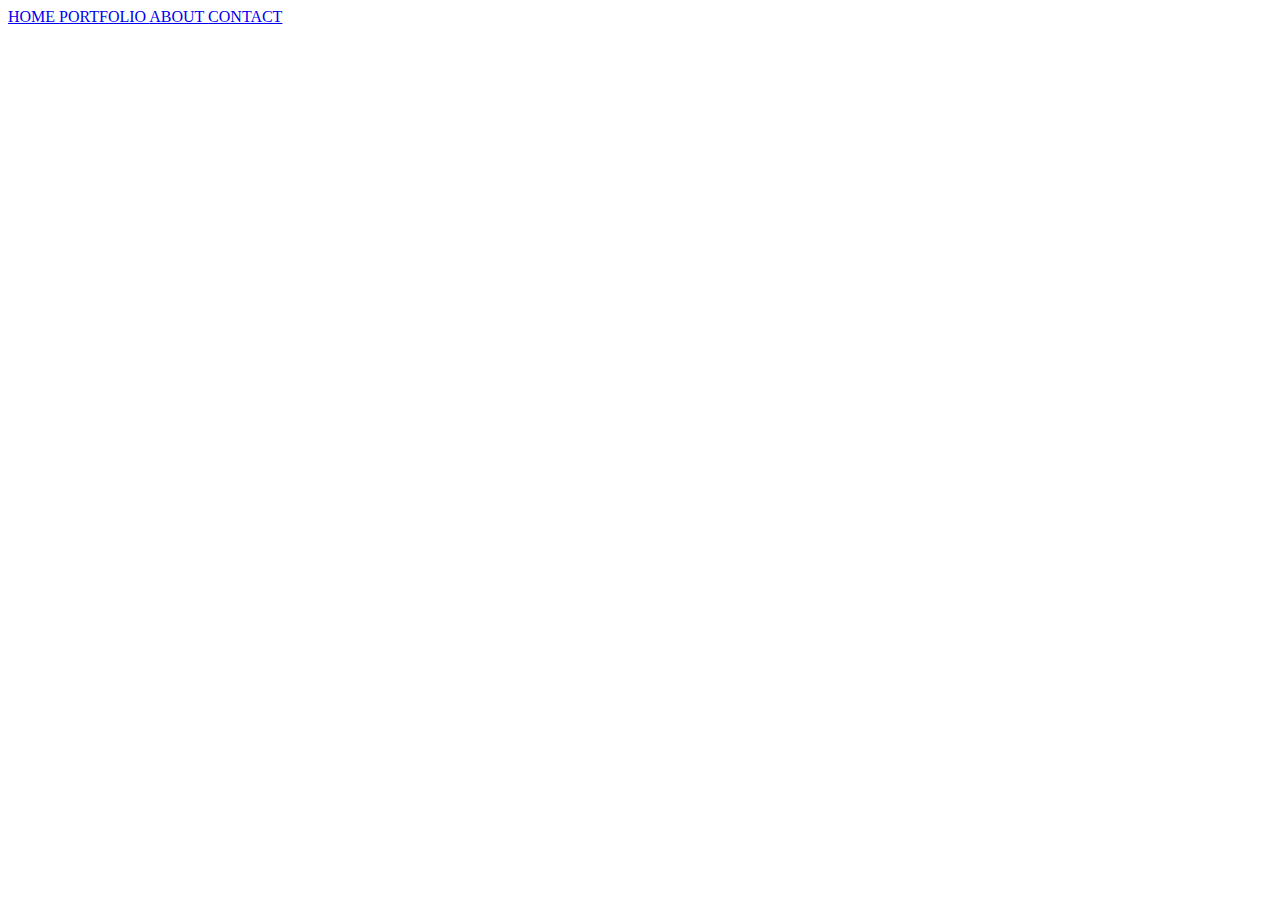
<file: index.html>
<!DOCTYPE html>
<html lang="en">
<head>
    <meta charset="UTF-8">
    <meta name="viewport" content="width=device-width, initial-scale=1.0">
    <title>Document</title>
    <link rel="stylesheet" href="index.css">

    <div class = "navbar"> 
        <a href = "index.html" id = "homeLink"> HOME </a>
        <a href = "portfolio.html" id = "portfolioLink"> PORTFOLIO </a>
        <a href = "about.html" id = "aboutLink"> ABOUT </a>
        <a href = "contact.html" id = "contactLink"> CONTACT</a>
    </div>
    

</head>
<body>
    <script src="https://static.elfsight.com/platform/platform.js" data-use-service-core defer></script>
    <div id = "weather" class="elfsight-app-1efb431f-b730-453b-b3ae-4185681dcb08" data-elfsight-app-lazy></div>
</body>
</html>
</file>
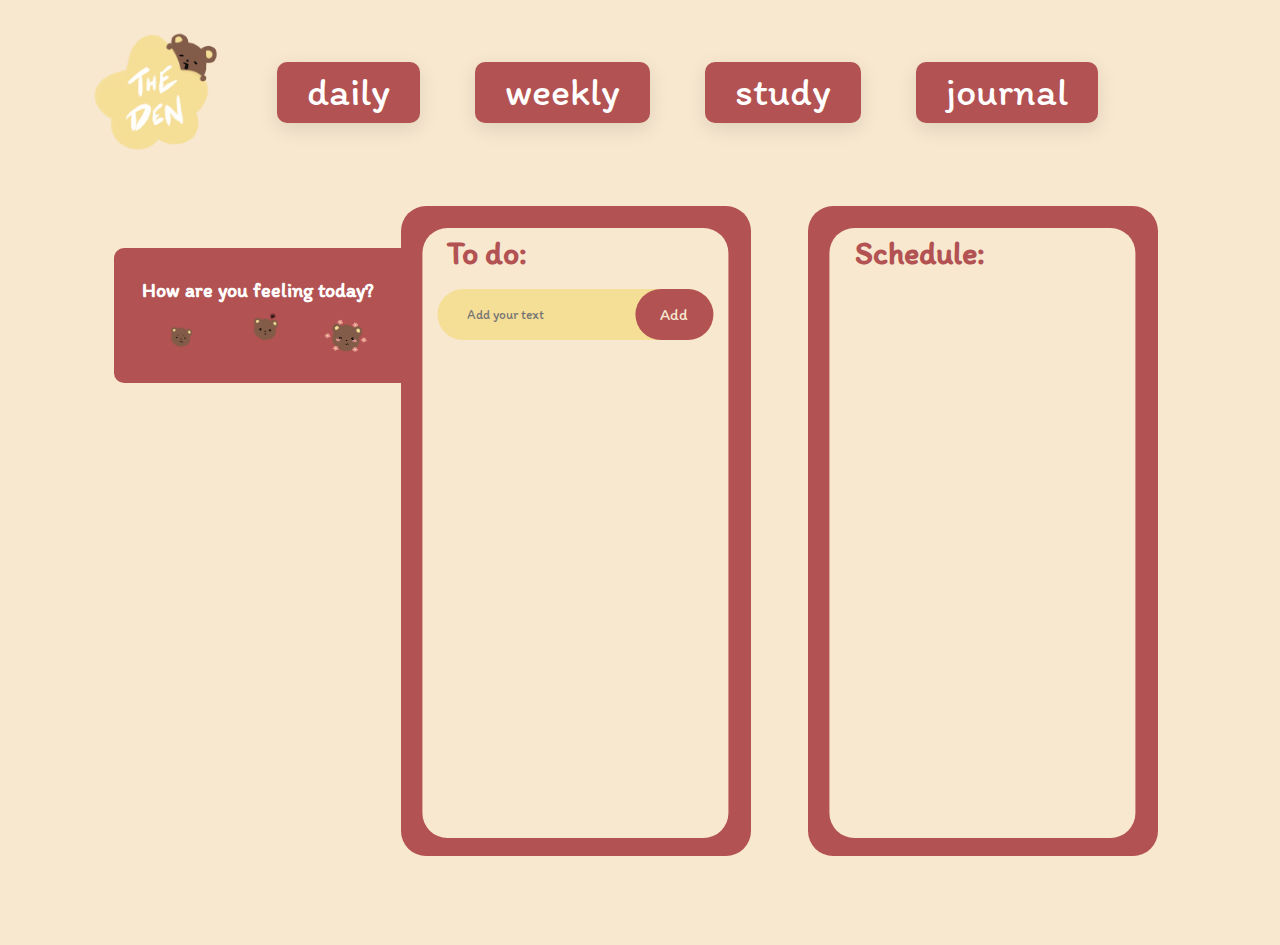
<file: daily.html>
<!DOCTYPE html>
<html lang="en">
<head>
    <meta charset="UTF-8">
    <meta name="viewport" content="width=device-width, initial-scale=1.0">
    <title>Document</title>
    <link rel="stylesheet" href="css/daily.css">
</head>


<body>
    <a href="home.html"> <img src="imgs/TheDenLogo.png" id = "logo" alt=""> </a>
    <div class = "navbar"> 
        <a href = "daily.html" id = "dailyLink"> daily </a>
        <a href = "weekly.html" id = "weeklyLink"> weekly </a>
        <a href = "study.html" id = "studyLink"> study </a>
        <a href="journal.html" id ="journalLink"> journal </a>
    </div>
    <div class="scheContainer">
        <div class="scheItem">
            <h1 id="scheHead">Schedule:</h1>
        </div>
    </div>
    <div class="todoContainer">
        <div class="todoItem">
            <h1 id="todoHead">To do:</h1>
            <div class="row1">
                <input type="text" id="inputTD" placeholder="Add your text">
                <button onclick="tdAdd()" id="butTD">Add</button>
            </div>
            <ul class="listTD-container">
                <!-- <li class="checked">Task 1</li>
                <li>Task 2</li>
                <li>Task 3</li>
                <li>Task 4</li>
                <li>Task 5</li>
                <li>Task 6</li>
                <li>Task 7</li>
                <li>Task 8</li> -->
            </ul>
        </div>
    </div>
    <br>
    <script src="https://static.elfsight.com/platform/platform.js" data-use-service-core defer></script>
    <div id = "weather" class="elfsight-app-1efb431f-b730-453b-b3ae-4185681dcb08" data-elfsight-app-lazy></div>
    <div id = "moodBar">
        <h6 id = "moodq">How are you feeling today?</h6>
        <button id="angyButton" onclick="angyColor()" onmouseover="angyHover()"><img id = "angry" src="imgs/angry.png"></button>
        <button id="midButton" onclick="midColor()" onmouseover="midHover()"><img id = "mid" src="imgs/mid.png"></button>
        <button id="happyButton" onclick="happyColor()" onmouseover="happyHover()"><img id = "happy" src="imgs/happy.png"></button>
    </div>
    <script src="js/daily.js"></script>  
    <script src="js/input.js"></script>  
</body>
</html>
</file>
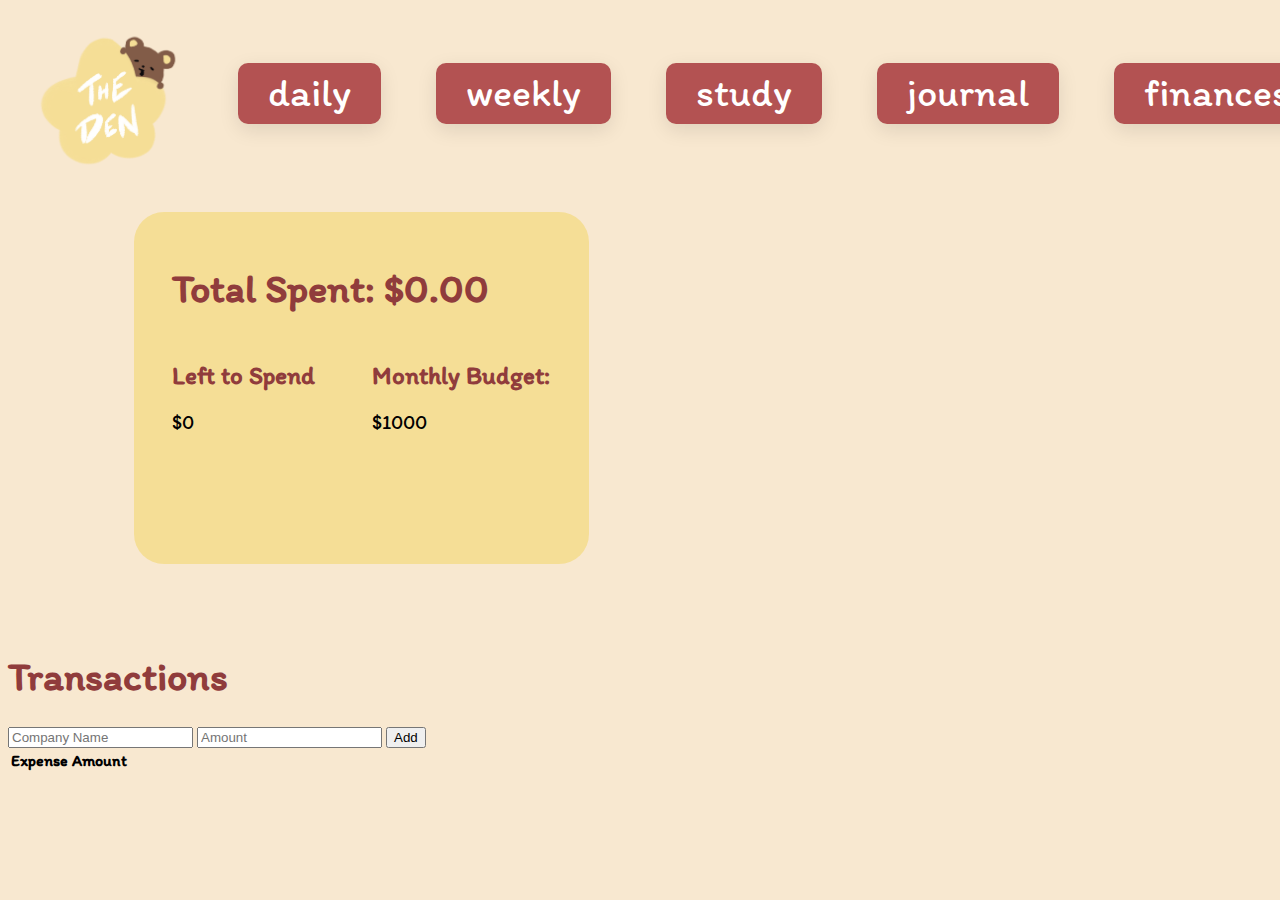
<file: finances.html>
<!DOCTYPE html>
<html lang="en">
<head>
    <meta charset="UTF-8">
    <meta name="viewport" content="width=device-width, initial-scale=1.0">
    <title>Document</title>
    <link rel="stylesheet" href="css/finances.css">
</head>
<body>
    <a href="home.html"> <img src="imgs/TheDenLogo.png" id = "logo" alt=""> </a>
    <div class = "navbar"> 
        <a href = "daily.html" id = "dailyLink"> daily </a>
        <a href = "weekly.html" id = "weeklyLink"> weekly </a>
        <a href = "study.html" id = "studyLink"> study </a>
        <a href="journal.html" id ="journalLink"> journal </a>
        <a href = "finances.html" id = "finances">finances</a>
    </div>
    
    
    <div class = "finTracker">
        <div class = "balanceContainer">
            <h1>Total Spent: $<span id="total-amount">10000</span></h1>
            <div class = "para">
                <div class = "remainderCol">
                    <h2 id = "rowTitle">Left to Spend</h2>
                    <p>$<span id="left-to-spend">0</span></p>
                </div>
                <div id = "budgetAmt">
                    <h2 class = "rowTitle">Monthly Budget: </h2>
                    <p>$1000</p>
                </div>
            
            </div>
            <div class = "bar">
                <h2></h2>
                
            </div> 
        </div>
       
        

     


            <div class="transactionsContainer"> 
                <h1 id = "transacTitle">Transactions</h1> 
                        <form id="expense-form"> 
                            <input type="text"
                                id="expense-name"
                                placeholder="Company Name" required /> 
                            <input type="number"
                                id="expense-amount"
                                placeholder="Amount" required /> 
                            <button type="addButton" id = "addButton"> 
                                Add
                            </button> 
                        </form> 
                        <div class="expense-table"> 
                            <table> 
                                <thead> 
                                    <tr> 
                                        <th>Expense</th> 
                                        <th>Amount</th> 
                                        <th></th> 
                                    </tr> 
                                </thead> 
                                <tbody id="expense-list"></tbody> 
                            </table> 
                               
                            </div> 
                        </div> 
                    </div> 
                    <script src="/js/test.js"></script> 
        
</body>
</html>
</file>
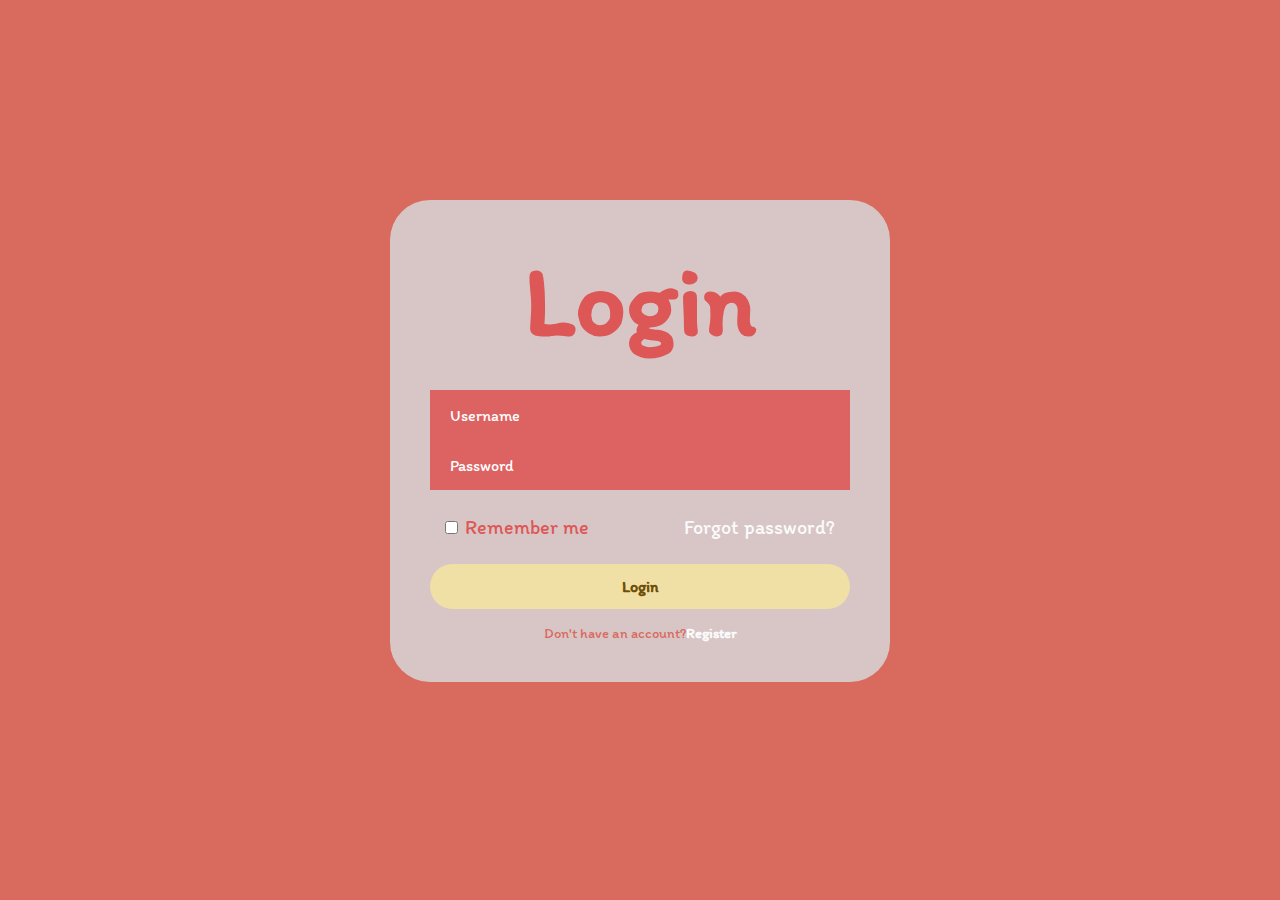
<file: login.html>
<!DOCTYPE html>
<html lang="en">
<head>
    <meta charset="UTF-8">
    <meta name="viewport" content="width=device-width, initial-scale=1.0">
    <title>Document</title>
    <link rel="stylesheet" href="css/login.css">
</head>

    <div class="wrapper">
        <form action ="">
            <h1>Login</h1>
            <div class="input-box">
                <input type="text" placeholder="Username" id="email" required>
            </div>
            <div class="input-box">
                <input type="password" placeholder="Password" id="password" required>
            </div>

            <div class="remember-forget">
                <label><input type="checkbox">Remember me</label>
                <a href="#">Forgot password?</a>
            </div>

            <button type="submit" class="button">Login</button>

            <div class="register-link">
                <p>Don't have an account?<a href="#">Register</a></p>
            </div>
        </form>

        <script>
            function auth() {
                
            }
        </script>
    </div>
<body>

</body>
    
</html>
</file>
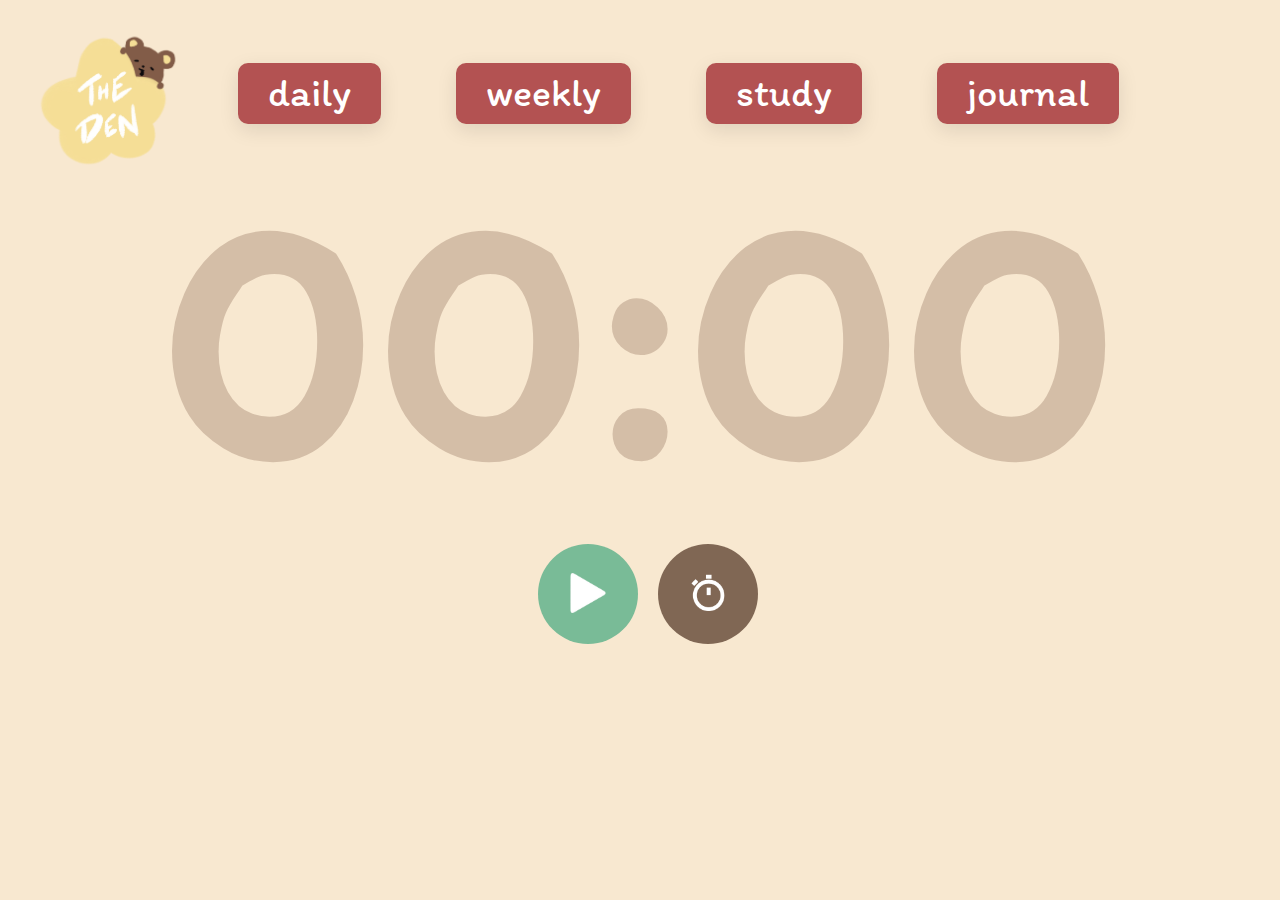
<file: study.html>
<!DOCTYPE html>
<html lang="en">
<head>
    <meta charset="UTF-8">
    <meta name="viewport" content="width=device-width, initial-scale=1.0">
    <title>Document</title>
    <link rel="stylesheet" href="css/study.css">

</head>


<body>
    <a href="home.html"> <img src="imgs/TheDenLogo.png" id = "logo" alt=""> </a>
    <div class = "navbar"> 
        <a href = "daily.html" id = "dailyLink"> daily </a>
        <a href = "weekly.html" id = "weeklyLink"> weekly </a>
        <a href = "study.html" id = "studyLink"> study </a>
        <a href="journal.html" id ="journalLink"> journal </a>
    </div>
    
    <div class = "timerContainer">
        <div class = 'timer'></div>
    </div>

    <script src = "js/study.js" type = "module"></script>
</body>
</html>
</file>
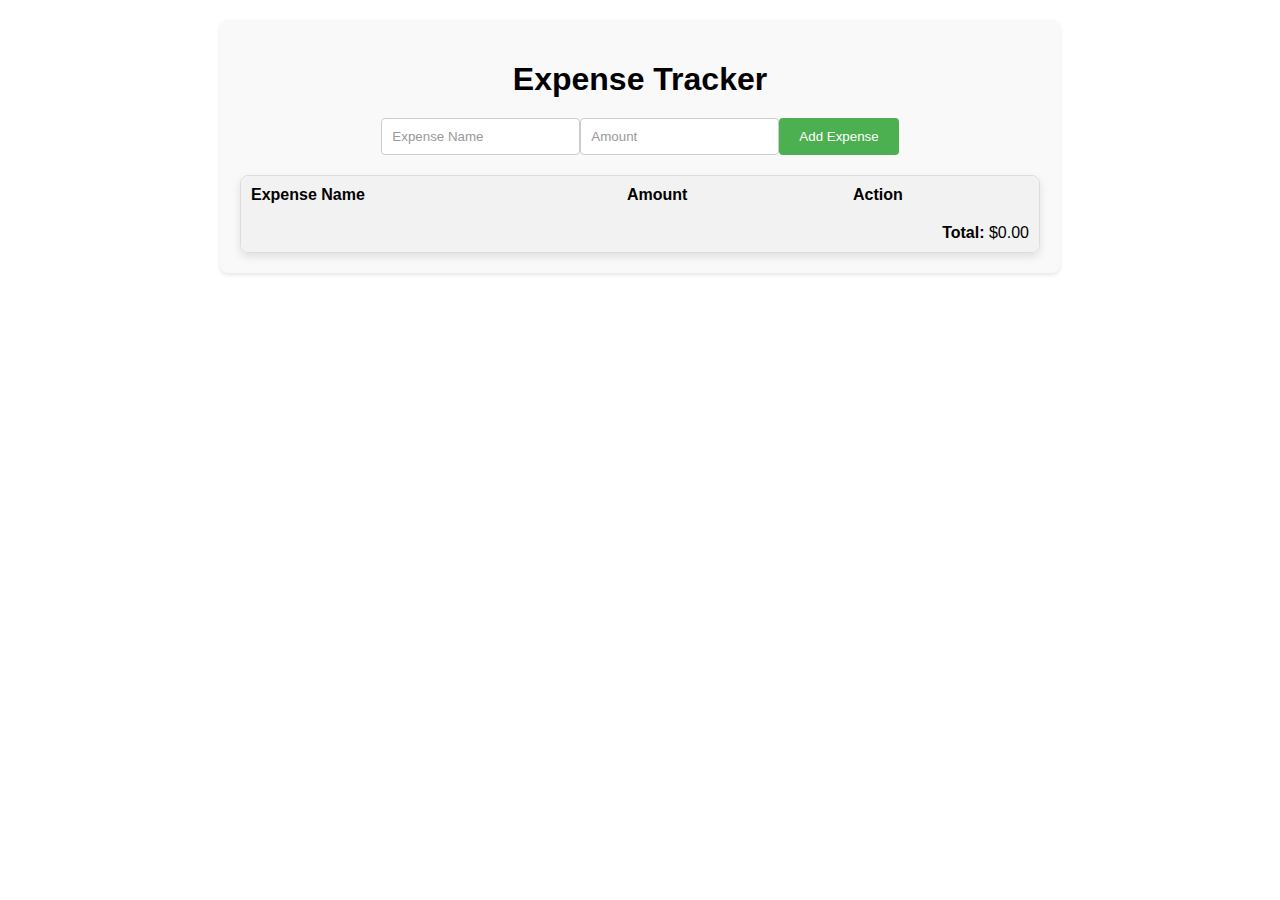
<file: test.html>
<!-- index.html -->
<!DOCTYPE html> 
<html> 

<head> 
	<title>Expense Tracker</title> 
	<link rel="stylesheet"
		type="text/css"
		href="/css/test.css" /> 
</head> 

<body> 
	<div class="container"> 
		<h1>Expense Tracker</h1> 
		<form id="expense-form"> 
			<input type="text"
				id="expense-name"
				placeholder="Expense Name" required /> 
			<input type="number"
				id="expense-amount"
				placeholder="Amount" required /> 
			<button type="submit"> 
				Add Expense 
			</button> 
		</form> 
		<div class="expense-table"> 
			<table> 
				<thead> 
					<tr> 
						<th>Expense Name</th> 
						<th>Amount</th> 
						<th>Action</th> 
					</tr> 
				</thead> 
				<tbody id="expense-list"></tbody> 
			</table> 
			<div class="total-amount"> 
				<strong>Total:</strong> 
				$<span id="total-amount">0</span> 
			</div> 
		</div> 
	</div> 
	<script src="/js/test.js"></script> 
</body> 

</html>
</file>
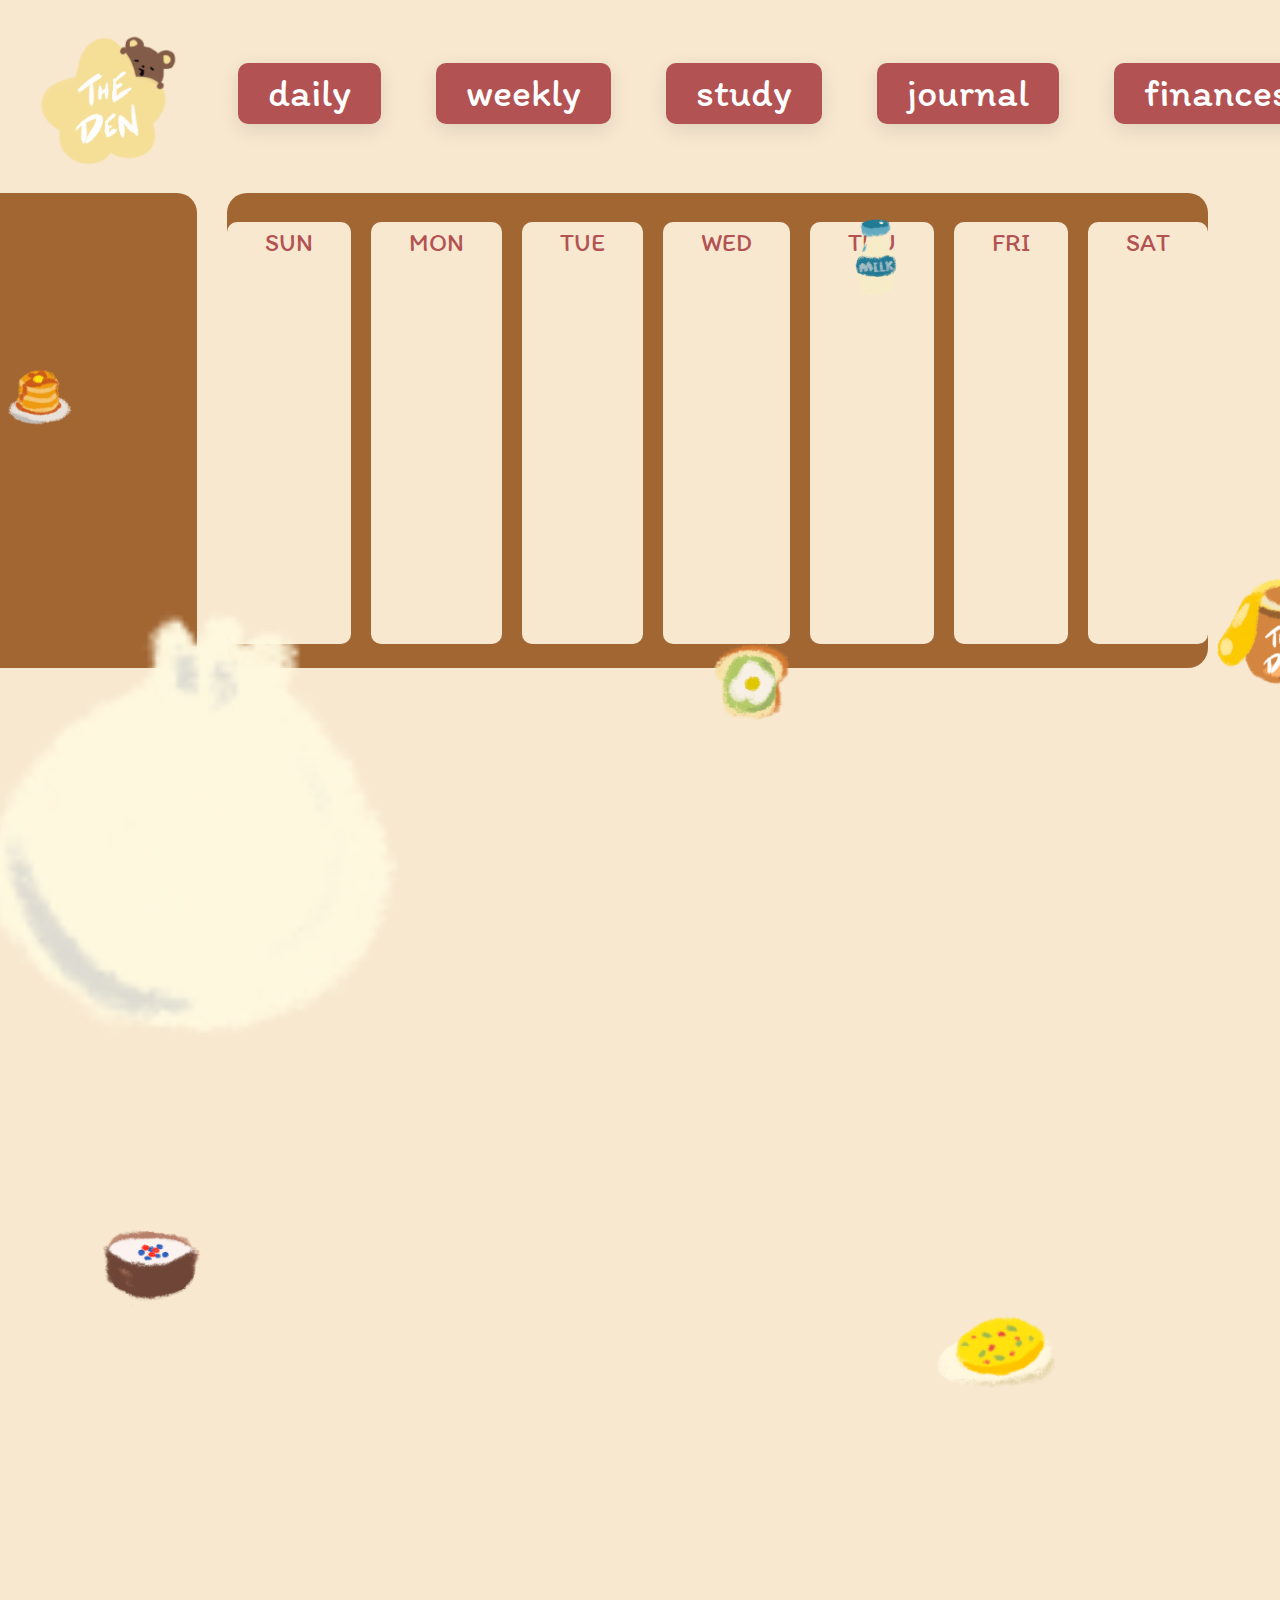
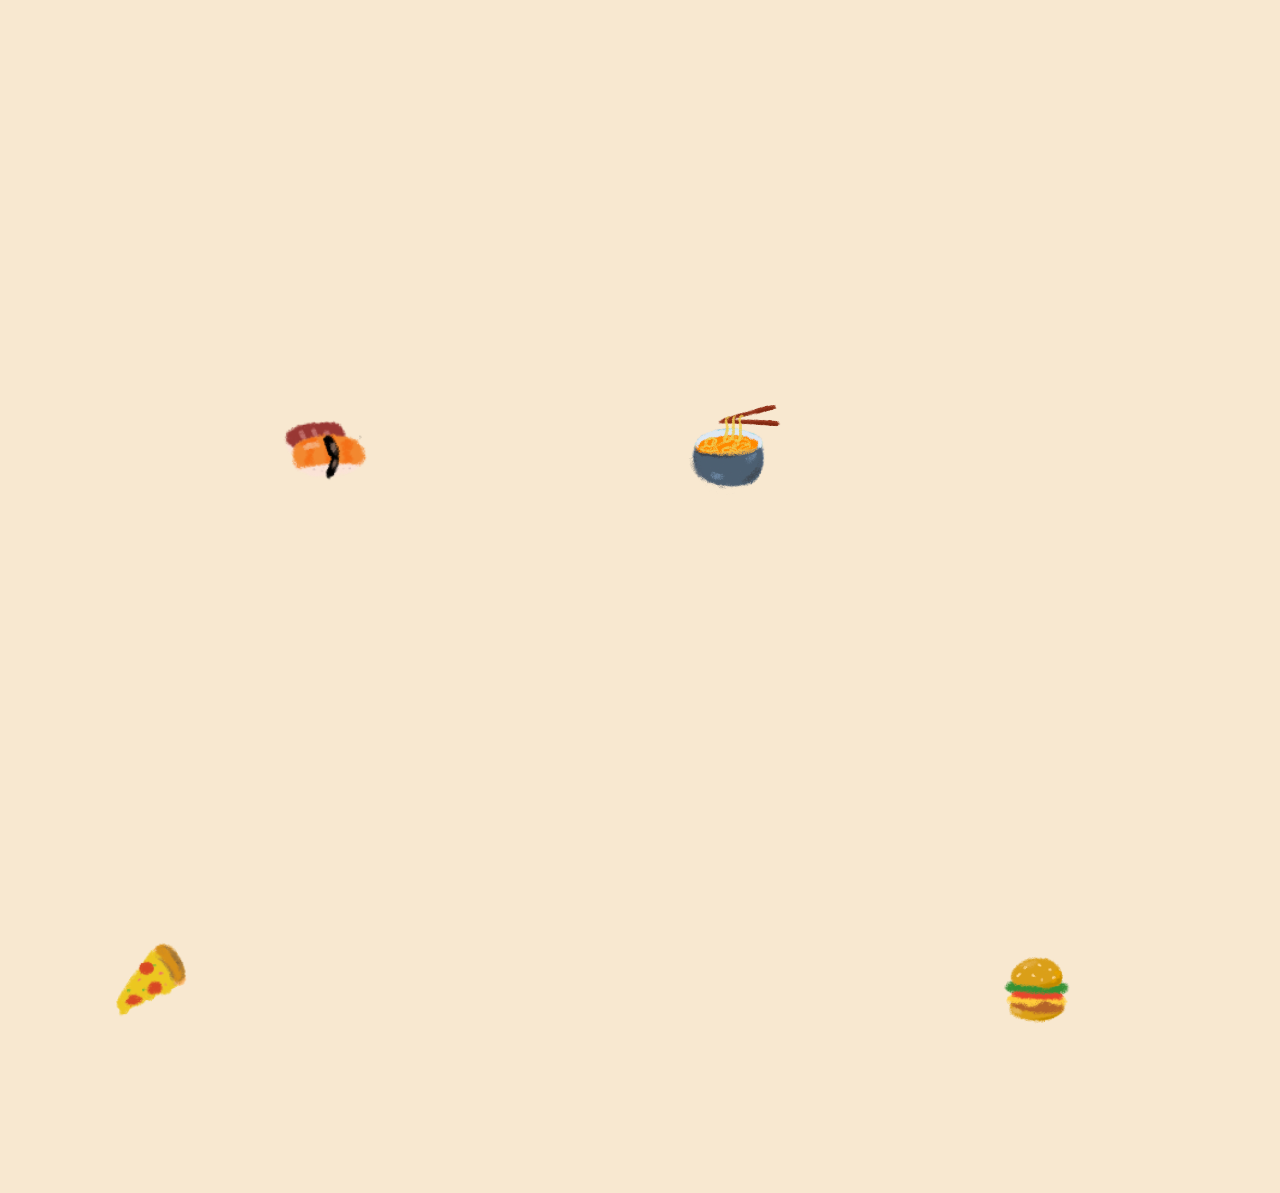
<file: weekly.html>
<!DOCTYPE html>
<html lang="en">
<head>
    <meta charset="UTF-8"
    <meta name="viewport" content="width=device-width, initial-scale=1.0">
    <title>Document</title>
    <link rel="stylesheet" href="css/weekly.css">
</head>

<body onload="dragMove('milk')">
    <a href="home.html"> <img src="imgs/TheDenLogo.png" id = "logo" alt=""> </a>
    <div class = "navbar"> 
        <a href = "daily.html" id = "dailyLink"> daily </a>
        <a href = "weekly.html" id = "weeklyLink"> weekly </a>
        <a href = "study.html" id = "studyLink"> study </a>
        <a href="journal.html" id ="journalLink"> journal </a>
        <a href = "finances.html" id = "finances">finances</a>
    </div>
    <div class="everything">
        <div class="big-container">
            <div class="menu-container">
                <div class="menu-item"><img src="imgs/pancakes.png" class = "dragme" id="pancake" alt="" draggable="true"></div>
                <div class="menu-item" draggable="true"><img src="imgs/milk.png" class = "dragme" id="milk" alt=""></div>
                <div class="menu-item" draggable="true"><img src="imgs/bao1.png" class = "dragme" id="bao" alt=""></div>
                <div class="menu-item" draggable="true"><img src="imgs/toast.png" class = "dragme" id="toast" alt=""></div>
                <div class="menu-item" draggable="true"><img src="imgs/yogurt.png" class = "dragme" id="yogurt" alt=""></div>
                <div class="menu-item" draggable="true"><img src="imgs/omelette.png" class = "dragme" id="egg" alt=""></div>
                <div class="menu-item" draggable="true"><img src="imgs/sushi.png" class = "dragme" id="sushi" alt=""></div>
                <div class="menu-item" draggable="true"><img src="imgs/ramen.png" class = "dragme" id="ramen" alt=""></div>
                <div class="menu-item" draggable="true"><img src="imgs/pizza.png" class = "dragme" id="pizza" alt=""></div>
                <div class="menu-item" draggable="true"><img src="imgs/burger.png" class = "dragme" id="burger" alt=""></div>
            </div>
            <div class="diary-container">
                <div class="diary-item" id="Sun" >SUN</div>
                <diV class="diary-item">MON</diV>
                <div class="diary-item">TUE</div>
                <div class="diary-item">WED</div>
                <div class="diary-item">THU</div>
                <div class="diary-item">FRI</div>
                <div class="diary-item">SAT</div>
            </div>
        </div>
        <div class="image">
            <img src="imgs/honeypot.png" id="pot" alt="">
        </div>
    </div>
    <script src = "js/weekly.js"></script>
</body>
</html>
</file>
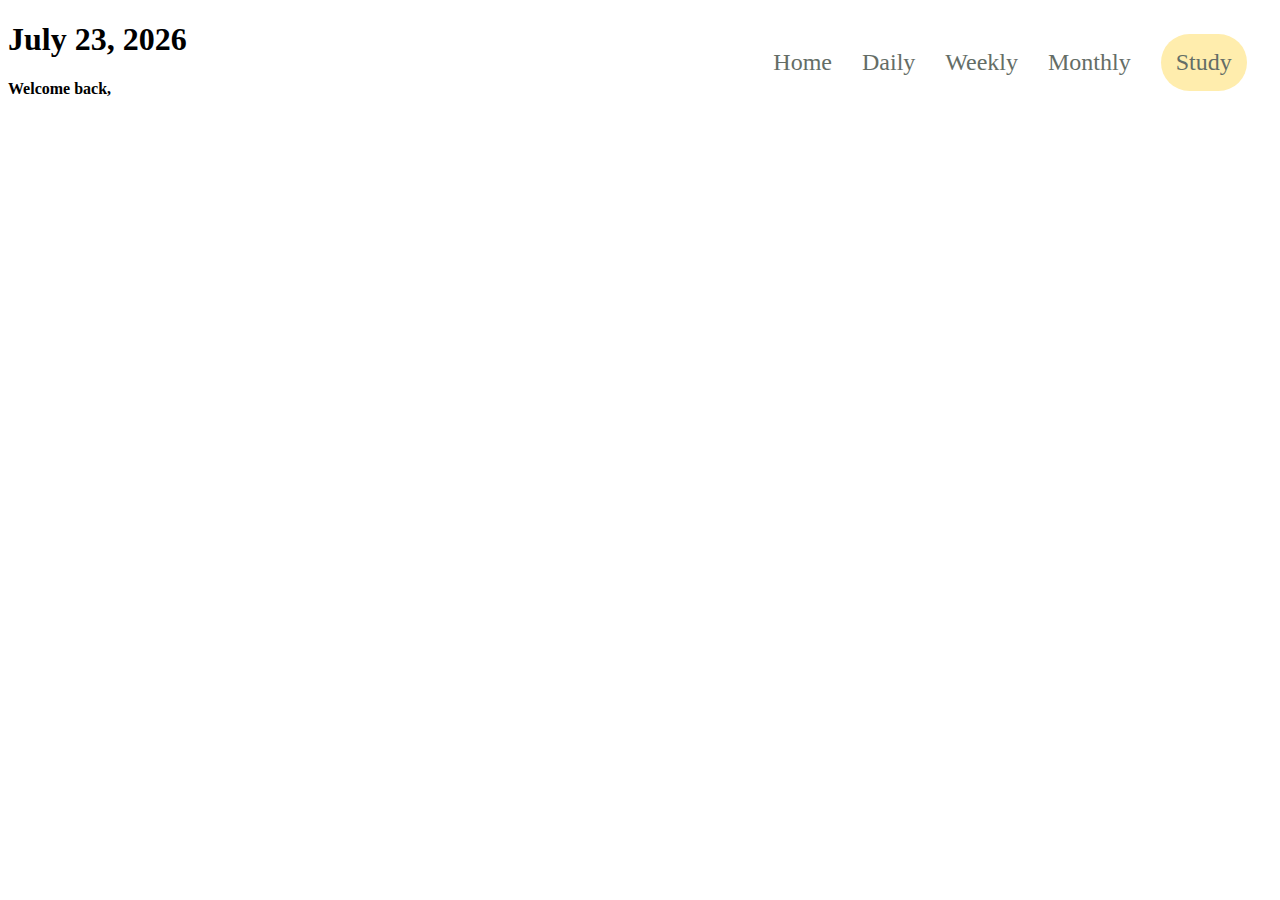
<file: welcome.html>
<!DOCTYPE html>
<html lang="en">
<head>
    <meta charset="UTF-8">
    <meta name="viewport" content="width=device-width, initial-scale=1.0">
    <title>Document</title>
    <link rel="stylesheet" href="welcome.css">
</head>

<div class = "navbar"> 
    <a href = "home.html" id = "homeLink"> Home </a>
    <a href = "daily.html" id = "portfolioLink"> Daily </a>
    <a href = "weekly.html" id = "aboutLink"> Weekly </a>
    <a href = "monthly.html" id = "contactLink"> Monthly </a>
    <a href = "study.html" id = "contactLink"> Study </a>
</div>

<body>
    <h1 id='currentDate'>date</h1>
    <h4>Welcome back, </h4>
    <script src="js/welcome.js"></script>  
</body>
</html>
</file>
<file: index.css>
#weather{
    font-family: system-ui, -apple-system, BlinkMacSystemFont, 'Segoe UI', Roboto, Oxygen, Ubuntu, Cantarell, 'Open Sans', 'Helvetica Neue', sans-serif;
}
</file>
<file: css/daily.css>
@import url('https://fonts.googleapis.com/css2?family=Itim&display=swap');
body{
    background-color: #F8E8D0;
    margin: 0 5%;
}

#logo{
    max-height: 15%;
    max-width: 15%;
    margin-right: 35px;
    margin-left: 5px;
    float: left;
}
.navbar{
    display:flex;
    font-family: 'Itim', cursive;
    font-size: 40px; 
    margin:1% 2% 5% 2%;
    justify-content:left;
}

.navbar a{
    margin-top: 50px;
    background-color: #B35252;
    color: white;
    box-shadow: 0 4px 8px 0 rgba(0, 0, 0, 0), 0 6px 20px 0 rgba(0, 0, 0, 0.1);
    padding: 30px;
    padding-top: 5px;
    padding-bottom: 8px;
    border-radius: 10px;
    margin-right: 55px;
    text-decoration: none;
}
.navbar a:hover{
    background-color: rgb(144, 60, 60);
}
.navbar a:active{
    background-color: rgb(245, 222, 150);
}


#weather{
    font-family: 'Itim', cursive;
    margin: 50px;
    margin-top: 10px;
}

.todoContainer{
    position:relative;
    z-index: 999; 
    width: 350px;
    height: 650px;

    font-family: 'Itim', cursive;
    color: #B35252;
    
    border-radius: 25px;

    float: right;

    background-color: #B35252;

    bottom: 4%;
    transform: translateY(4%);
    margin-bottom: 10%;
}
.todoItem{
    z-index: 999;
    width: 306px;
    height: 610px;

    border-radius: 25px;

    background-color: #F8E8D0;

    right: 7%;
    transform: translateX(7%);
}
#todoHead{
    margin-left: 25px;
    width:100px;
    height:40px;

    bottom: 15%;
    transform: translateY(15%);
}
.row1{
    z-index: 0;
    display: flex;
    align-items: center;
    justify-content: space-between;
    background: #f5de96;
    margin-left: 5%;
    margin-right: 5%;
    border-radius: 30px;
}
#inputTD{
    border: none;
    outline: none;
    margin-left: 10%;
    background: transparent;

    font-family: 'Itim', cursive;
}
#butTD{
    padding: 16px 25px;
    border:none;
    outline:none;
    background: #B35252;
    color: #F8E8D0;
    cursor: pointer;
    border-radius: 40px;

    font-size: 16px;
    font-family: 'Itim', cursive;
}
#butTD:hover{
    background-color: rgb(144, 60, 60);
}
#butTD:active{
    background-color: rgb(144, 60, 60);
}
.listTD-container li{
    list-style: none;
    font-size: 17px;
    padding: 12px 8px 12px 20px;
    user-select: none;
    cursor: pointer;
}
.listTD-container li::before{
    content: '';
    position: absolute;
    height: 28px;
    width: 28px;
    border-radius: 50%;
    background-image: url(../imgs/unchecked.png);
    background-size: cover;
    background-position: center;
    left: 20px;
}
.listTD-container li.checked{
    color: #555;
    text-decoration: line-through;
}
.listTD-container li.checked::before{
    background-image: url(../imgs/checked.png);
}

.scheContainer{
    position:relative;
    z-index: 999; 
    
    width: 350px;
    height: 650px;

    font-family: 'Itim', cursive;
    color: #B35252;

    border-radius: 25px;


    float: right;
    
    background-color: #B35252;
    margin-left: 5%;
    margin-right: 5%;

    bottom: 4%;
    transform: translateY(4%);

    margin-bottom: 10%;
}
.scheItem{
    width: 306px;
    height: 610px;

    border-radius: 25px;

    background-color: #F8E8D0;

    right: 7%;
    transform: translateX(7%);
}
#scheHead{
    margin-left: 25px;
    width:100px;
    height:40px;

    
    bottom: 15%;
    transform: translateY(15%);
}
.row2{
    z-index: 0;
    display: flex;
    align-items: center;
    justify-content: space-between;
    background: #f5de96;
    margin-left: 5%;
    margin-right: 5%;
    border-radius: 30px;
}
#inputSch{
    border: none;
    outline: none;
    margin-left: 10%;
    background: transparent;

    font-family: 'Itim', cursive;
}
#butSch{
    padding: 16px 25px;
    border:none;
    outline:none;
    background: #B35252;
    color: #F8E8D0;
    cursor: pointer;
    border-radius: 40px;

    font-size: 16px;
    font-family: 'Itim', cursive;
}
#butSch:hover{
    background-color: rgb(144, 60, 60);
}
#butSch:active{
    background-color: rgb(144, 60, 60);
}
.listSch-container li{
    color:#B35252;
    position: relative;
    z-index: 0;
    list-style: none;
    font-size: 17px;
    padding: 12px 8px 12px 20px;
    user-select: none;
    cursor: pointer;
}
.listSch-container li::before{
    content: '';
    height: 28px;
    width: 28px;
    border-radius: 50%;
    background-image: url(../imgs/unchecked.png);
    background-size: cover;
    background-position: center;
    left: 20px;
}
.listSch-container li.checked{
    color: #555;
    text-decoration: line-through;
}
.listSch-container li.checked::before{
    color:#B35252;
    position: relative;
    z-index: 0;
    background-image: url(../imgs/checked.png);
}

#moodBar{
    height: 100px;
    width: 275px;
    background-color: #B35252;
    border-radius: 10px;
    justify-content: center;
    margin-top: 0;
    margin-left: 50px;
    padding-left: 28px;
    padding-top: 30px;
    padding-right: 0px;
    padding-bottom: 5px;
}
#moodq{
    font-family: 'Itim', cursive;
    font-size: 20px;
    color: white;
    text-align: center;
    padding: 0;
    padding-bottom: 0px;
    left: 5%;
    top: 5%;
    transform: translateY(5%);
    transform: translateX(-5%);
    margin: 0;
}
#angyButton{
    height: 75px;
    width: 75px;
    background-color: transparent;
    border-radius: 50%;
    position: relative;
    float: left;
    margin-right: 10px;
    border-color: transparent;
}
#angry{
    max-width: 57%;
    max-height: 57%;
    position: absolute;
    top: 24%;
    left: 60%;
    transform: translateY(-24%);
    transform: translateX(-60%);
}
#midButton{
    height: 75px;
    width: 75px;
    background-color: transparent;
    border-radius: 50%;
    position: relative;
    float: left;
    margin-right: 10px;
    border-color: transparent;
}
#mid{
    max-width: 65%;
    max-height: 65%;
    position: absolute;
    top: 10%;
    left: 60%;
    transform: translateY(10%);
    transform: translateX(-60%);
}
#happyButton{
    height: 75px;
    width: 75px;
    background-color: transparent;
    border-radius: 50%;
    position: relative;
    float: left;
    margin-right: 0px;
    border-color: transparent;
}
#happy{
    max-width: 80%;
    max-height: 80%;
    position: absolute;
    top: 16%;
    left: 45%;
    transform: translateY(-16%);
    transform: translateX(-45%);
}
</file>
<file: css/finances.css>
@import url('https://fonts.googleapis.com/css2?family=Itim&display=swap');

body{
    background-color: #F8E8D0;
    font-family: 'Itim', cursive;
}

#logo{
    max-height: 15%;
    max-width: 15%;
    margin-right: 35px;
    margin-left: 5px;
    float: left;
}

.navbar{
    display:flex;
    font-family: 'Itim', cursive;
    font-size: 40px; 
    margin:1% 2% 5% 2%;
    justify-content:left;
}
.navbar a{
    margin-top: 50px;
    background-color: #B35252;
    color: white;
    box-shadow: 0 4px 8px 0 rgba(0, 0, 0, 0), 0 6px 20px 0 rgba(0, 0, 0, 0.1);
    padding: 30px;
    padding-top: 5px;
    padding-bottom: 8px;
    border-radius: 10px;
    margin-right: 55px;
    text-decoration: none;
}
.navbar a:hover{
    background-color: rgb(144, 60, 60);
}
.navbar a:active{
    background-color: rgb(245, 222, 150);
}

.balanceContainer{
    display:flex;
    flex-direction: column;
    
    margin: 7% 10%;
    padding: 2% 3% 7%;
    background-color: rgb(245, 222, 150);
    border-radius: 30px;
    width:30%;
    
}

.para{
    display:flex;
    gap: 15%;
}



h1{
    font-size: 40px;
    color:rgb(144, 60, 60);
}

h2{
    font-size: 25px;
    color:rgb(144, 60, 60);
}


p{
    font-size: 20px;
}
</file>
<file: css/login.css>
@import url('https://fonts.googleapis.com/css2?family=Itim&display=swap');

body{
    display: flex;
    padding: 200px 200px 200px 200px;
    justify-content: center;
    background-color: #d86a5e;
}

* {
    margin: 0;
    padding:0;
    box-sizing: border-box;
    font-family: 'Itim', cursive
}

.wrapper{
    width: 500px;
    background: #d8c6c6;
    color: #dd5757;
    border-radius: 40px;
    padding: 40px 40px;
}

.wrapper h1 {
    font-size: 100px;
    text-align: center;
    padding: 0 0 30px 0;
}

.input-box{
    width: 100%;
    height: 50px;
    background: #dd6363;
    margin: 50 px 0;
}

.input-box input{
    width: 100%;
    height:100%;
    background: transparent;
    border: none;
    outline: none;
    border-radius: 40px;
    font-size: 16px;
    color: #fdfbfb;
    padding: 20px 45px 20px 20px;
}

.input-box input::placeholder {
    color:#ffffff;
}

.wrapper .remember-forget {
    display: flex;
    justify-content: space-between;
    font-size: 20px;
    margin: 25px 15px;
}

.remember-forget label input {
    accent-color: #8d1a1a;
    margin-right: 7px;
    
}

.remember-forget a {
    color: #fbfbfb;
    text-decoration: none;
}

.remember-forget a:hover {
    text-decoration: underline;
}

button {
    width: 100%;
    height:45px;
    background: #f0e0a6;
    border: none;
    outline: none;
    font-weight: 600;
    border-radius: 40px;
    font-size: 16px;
    color: #6f4f06;
}

.wrapper .register-link {
    font-size: 14.5px;
    text-align:center;
    margin-top: 15px;
    color: #d86a5e;
}


.register-link p a {
    color: #fbfbfb;
    text-decoration: none;
    font-weight: 600;
}

.register-link p a:hover {
    text-decoration: underline;
}
</file>
<file: css/study.css>
@import url('https://fonts.googleapis.com/css2?family=Itim&display=swap');

body{
    background-color: #F8E8D0;
    font-family: 'Itim', cursive;
}

#logo{
    max-height: 15%;
    max-width: 15%;
    margin-right: 35px;
    margin-left: 5px;
    float: left;
}

.navbar{
    display:flex;
    font-family: 'Itim', cursive;
    font-size: 40px; 
    margin:1% 2% 5% 2%;
    justify-content:left;
}
.navbar a{
    margin-top: 50px;
    background-color: #B35252;
    color: white;
    box-shadow: 0 4px 8px 0 rgba(0, 0, 0, 0), 0 6px 20px 0 rgba(0, 0, 0, 0.1);
    padding: 30px;
    padding-top: 5px;
    padding-bottom: 8px;
    border-radius: 10px;
    margin-right: 75px;
    text-decoration: none;
}
.navbar a:hover{
    background-color: rgb(144, 60, 60);
}
.navbar a:active{
    background-color: rgb(245, 222, 150);
}

  
.timer {
    margin-top:0;
    display: flex;
    flex-direction:column;

    padding:0;
    line-height: .8;
    width:100%;

    align-items: center;
    justify-content: center;

}


  
.timer__part {
    font-size: 350px;
    font-weight: bold;
    color:rgba(130,92,72, .30);

}
  


.timer__btn {
    width: 100px;
    height: 100px;
    margin-left: 16px;
    border-radius: 50%;
    border: none;
    color: white;
    background: rgb(128, 103, 84);
    cursor: pointer;

    margin-top: 30%;
}

#playButtonImg{
    width:40px;
}
#pauseButtonImg{
    width:40px;
}
#stopwatchImg{
    width:40px;
}


  
.timer__btn--start {
    background: #79bb97;
}
  
.timer__btn--stop {
    background: rgb(144, 60, 60);
}
</file>
<file: css/test.css>
/* style.css */
body { 
	font-family: Arial, sans-serif; 
	margin: 20px; 
} 

.container { 
	max-width: 800px; 
	margin: 0 auto; 
	background-color: #f9f9f9; 
	padding: 20px; 
	border-radius: 8px; 
	box-shadow: 0 2px 4px rgba(0, 0, 0, 0.1); 
} 

h1 { 
	text-align: center; 
	margin-bottom: 20px; 
} 

form { 
	display: flex; 
	justify-content: center; 
	margin-bottom: 20px; 
} 

input[type="text"], 
input[type="number"] { 
	padding: 10px; 
	border: 1px solid #ccc; 
	border-radius: 4px; 
	outline: none; 
} 

input[type="text"]::placeholder, 
input[type="number"]::placeholder { 
	color: #999; 
} 

button { 
	padding: 10px 20px; 
	background-color: #4caf50; 
	color: white; 
	border: none; 
	border-radius: 4px; 
	cursor: pointer; 
} 

button:hover { 
	background-color: #45a049; 
} 

.expense-table { 
	border: 1px solid #ddd; 
	border-radius: 8px; 
	overflow: hidden; 
	box-shadow: 0 4px 8px rgba(0, 0, 0, 0.1); 
} 

table { 
	width: 100%; 
	border-collapse: collapse; 
} 

thead th { 
	background-color: #f2f2f2; 
	padding: 10px; 
	text-align: left; 
} 

tbody td { 
	padding: 10px; 
	border-top: 1px solid #ddd; 
} 

.delete-btn { 
	color: red; 
	cursor: pointer; 
} 

.total-amount { 
	padding: 10px; 
	text-align: right; 
	background-color: #f2f2f2; 
}
</file>
<file: css/weekly.css>
@import url('https://fonts.googleapis.com/css2?family=Itim&display=swap');
@keyframes pageTransition{
    from{
        opacity:0;
        transform: translateX(1vh);
    }
    to{
        opacity:1;
        transform: translateX(0);
    }
}
body{
    background-color: #F8E8D0;
}

#logo{
    max-height: 15%;
    max-width: 15%;
    margin-right: 35px;
    margin-left: 5px;
    float: left;
}

.navbar{
    display:flex;
    font-family: 'Itim', cursive;
    font-size: 40px; 
    margin:1% 2% 5% 2%;
    justify-content:left;
}
.navbar a{
    margin-top: 50px;
    background-color: #B35252;
    color: white;
    box-shadow: 0 4px 8px 0 rgba(0, 0, 0, 0), 0 6px 20px 0 rgba(0, 0, 0, 0.1);
    padding: 30px;
    padding-top: 5px;
    padding-bottom: 8px;
    border-radius: 10px;
    margin-right: 55px;
    text-decoration: none;
}
.navbar a:hover{
    background-color: rgb(144, 60, 60);
}
.navbar a:active{
    background-color: rgb(245, 222, 150);
}
.everything{
    animation:pageTransition .80s;
}
.big-container{
    display:flex;
    z-index: 2;
    justify-content: center;
    width:100%;
    align-items: center;
}
.diary-container{
    display: flex;
    position:sticky;
    justify-content:center;
    grid-auto-flow: column;
    width:1100px;
    height:475px;
    background-color: #A26633;
    border-radius: 20px;
    margin-right:100px;
    font-family: 'Itim', cursive;
    font-size: 25px;
    color:#B35252;
    column-gap: 20px;
}
.diary-item{
    padding:5px 38px 85px;
    top: 6%;
    bottom: 10%;
    height: 70%;
    position:relative;
    background-color: #F8E8D0;
    border-radius: 10px;
}
.image{
    z-index: 1;
    width:100%;
}
#pot{
    position: relative;
    bottom:105px;
    left:1200px;
    width:12%;
    height:12%;
}
.menu-container{
    display: grid;
    grid-template-columns: auto auto;
    row-gap: 1px;
    right:1200px;
    width:225px;
    height:475px;
    background-color:#A26633;
    border-radius: 20px;
    margin-right:30px;
}
.menu-item{
    z-index: 1;
    position:relative;
    justify-content: center;
    margin-left: 7px;
}
.dragme{
    cursor:move;
}
#pancake{
    width:80%;
    margin-left:7px;
    margin-top:5px;
}
#bao{
    width:65%;
    margin-left:15px;
}
#milk{
    width:70%;
}
#egg{
    width:110%;
    margin-top:20px;
    margin-left:-18px;
    margin-top:0px;
}
#yogurt{
    width:95%;
    margin-top:-13px;
}
#sushi{
    width:120%;
    margin-top: -20px;
    margin-left:-5px;
}
#ramen{
    margin-left:-13px;
    margin-top:-20px;
}
#burger{
    width:90%;
    margin-top: -10px;
}
#pizza{
    margin-top: -10px;
}
</file>
<file: welcome.css>
.navbar{
    overflow: hidden;
    display:flex;
    font-size: 24px; 
    margin:1% 2% 5% 2%;
    float:right;
    justify-content:right;
}

.navbar a{
    color: rgb(100, 109, 102);
    text-align: center;
    padding: 15px;
    border-radius: 25px;
    text-decoration:none;
    z-index: 3;
}

.navbar :last-of-type {
    background-color: rgb(255, 237, 173);
    margin-left:15px;
    padding:auto 40px ;
    text-align: center;
    border-radius:200px;
    text-decoration:none;
}
.navbar :last-of-type:hover{
    background-color:rgb(210, 228, 205);
    transition: background-color ease .5s;
    color:rgb(100, 109, 102);
    text-decoration:none;
}
.navbar a:hover{
    color:rgb(105, 171, 137);
}
.navbar a:active{
    color:rgb(91, 150, 119);
}
.navbar a:last-of-type:active{
    background-color:rgb(165, 205, 167);
}
</file>
